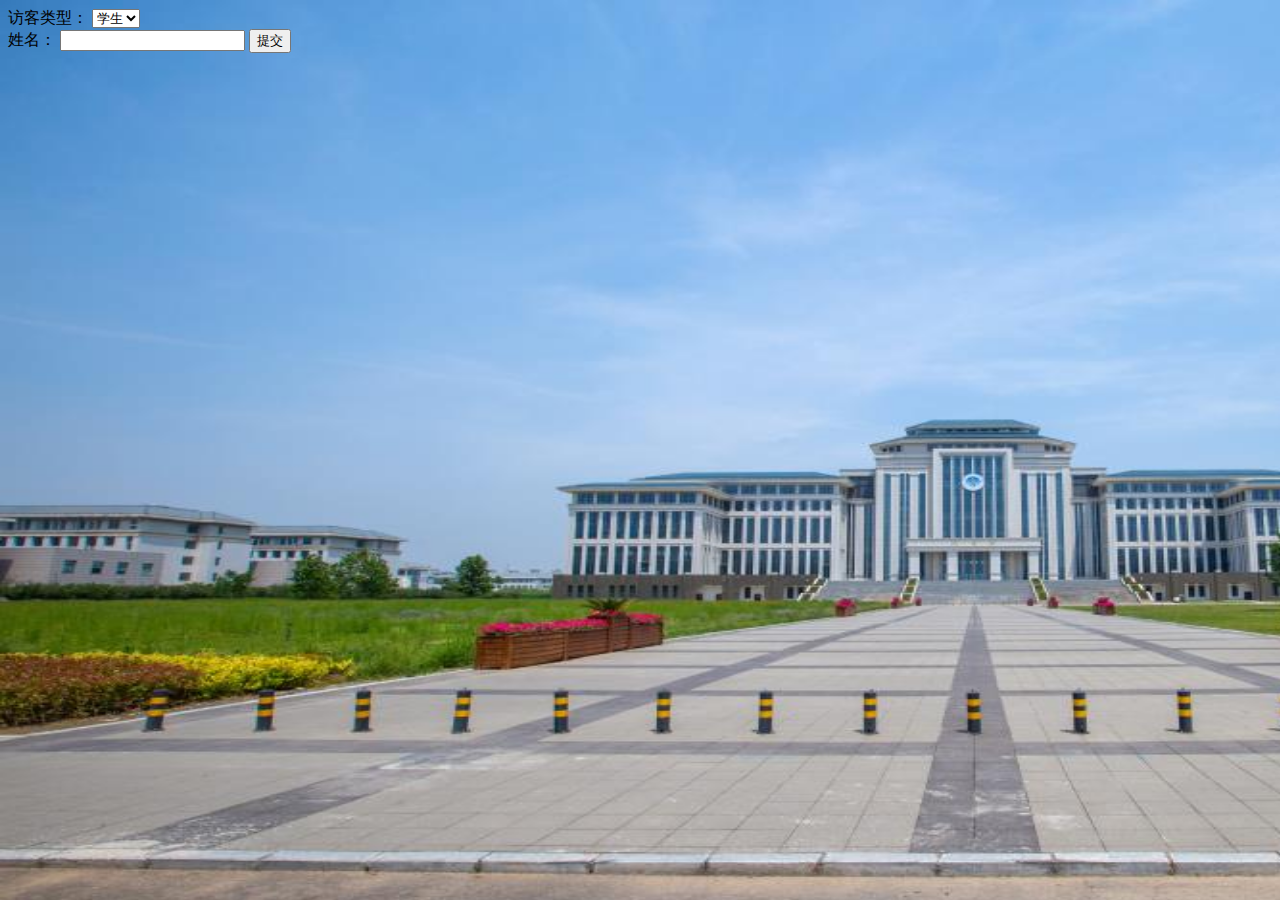
<file: index.html>
<!DOCTYPE html>
<html lang="en">
<head>
    <meta charset="UTF-8">
    <title>访客信息确认</title>
     <link rel="stylesheet" type="text/css" href="css/index.css">
</head>
<body background="images/view/1.jpg">
<form>
    访客类型：
    <select>
        <option value="">学生</option>
        <option value="">教师</option>
        <option value="">游客</option>
    </select>
</form>
<form action="first.html">
    姓名：
    <input type="text" value="" name="myName">
    <input type="submit" value="提交" name="submitBtn">
</form>
</body>
</html>
</file>
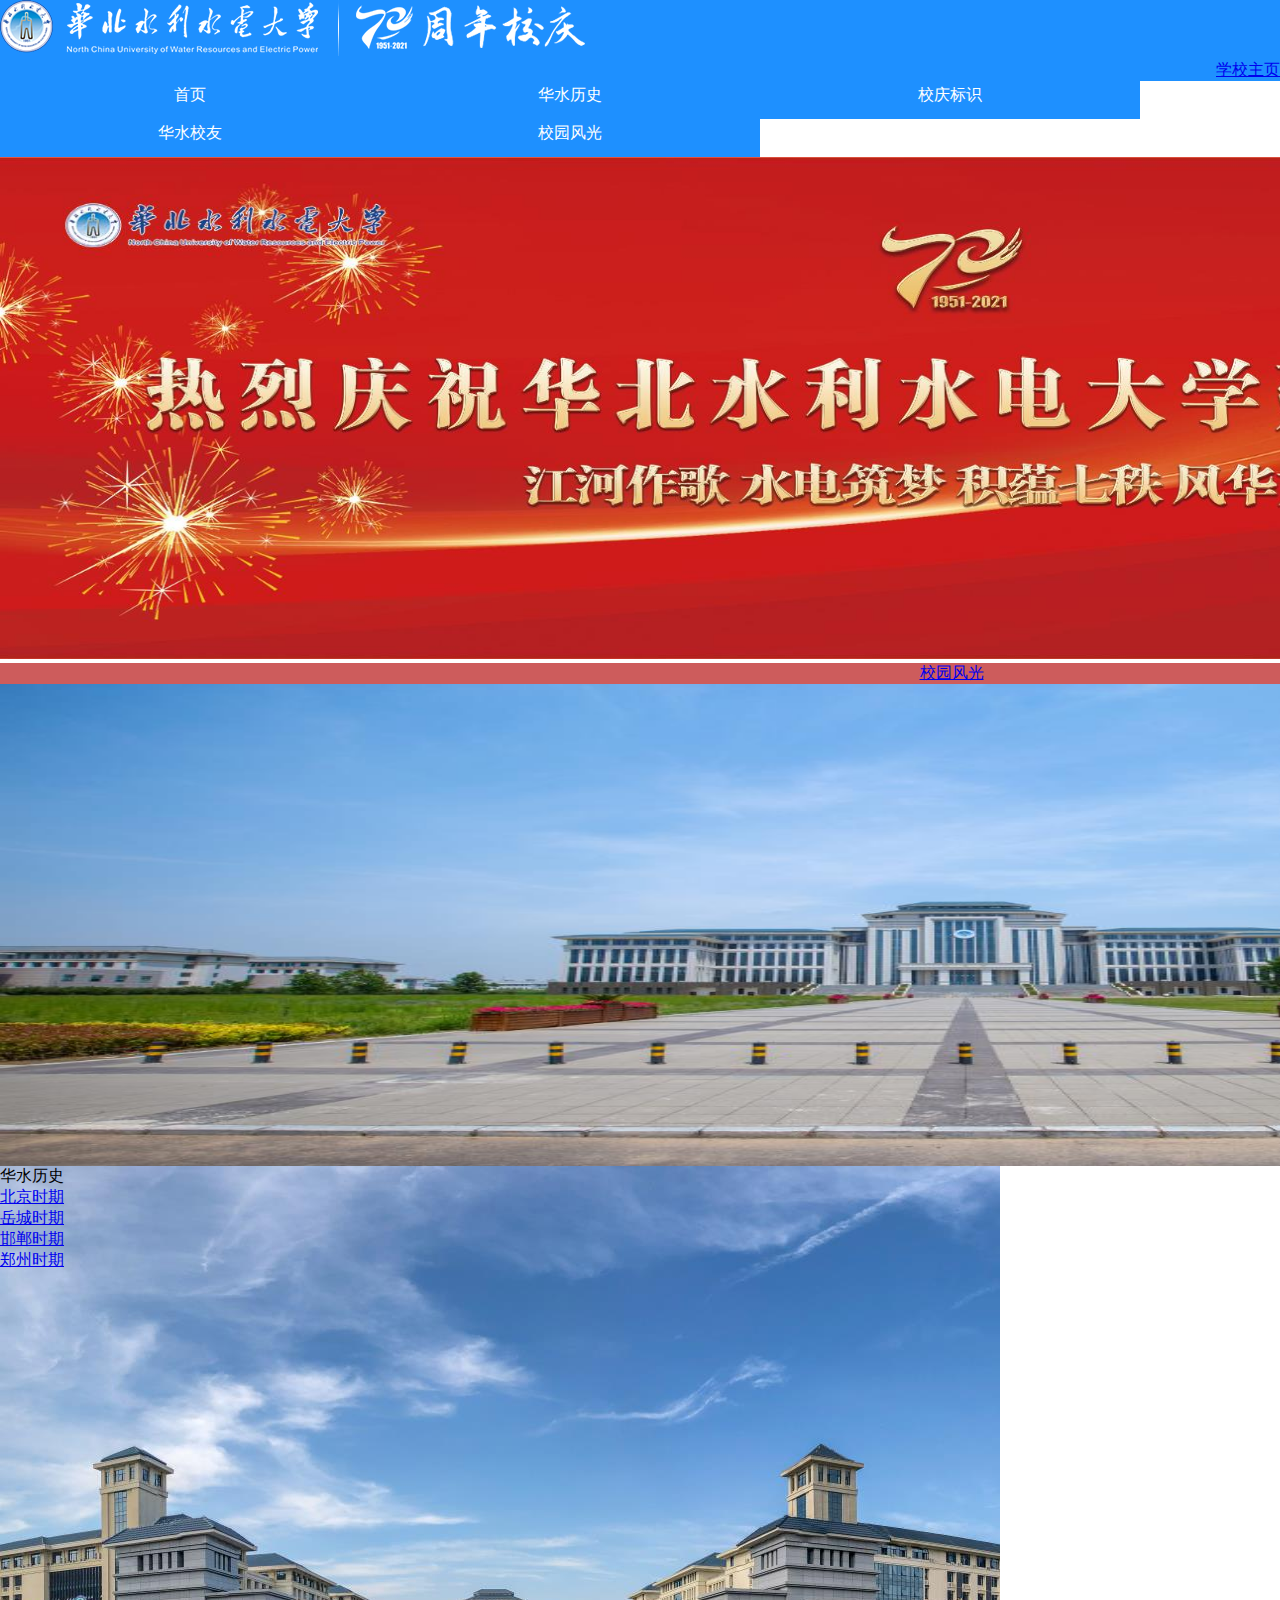
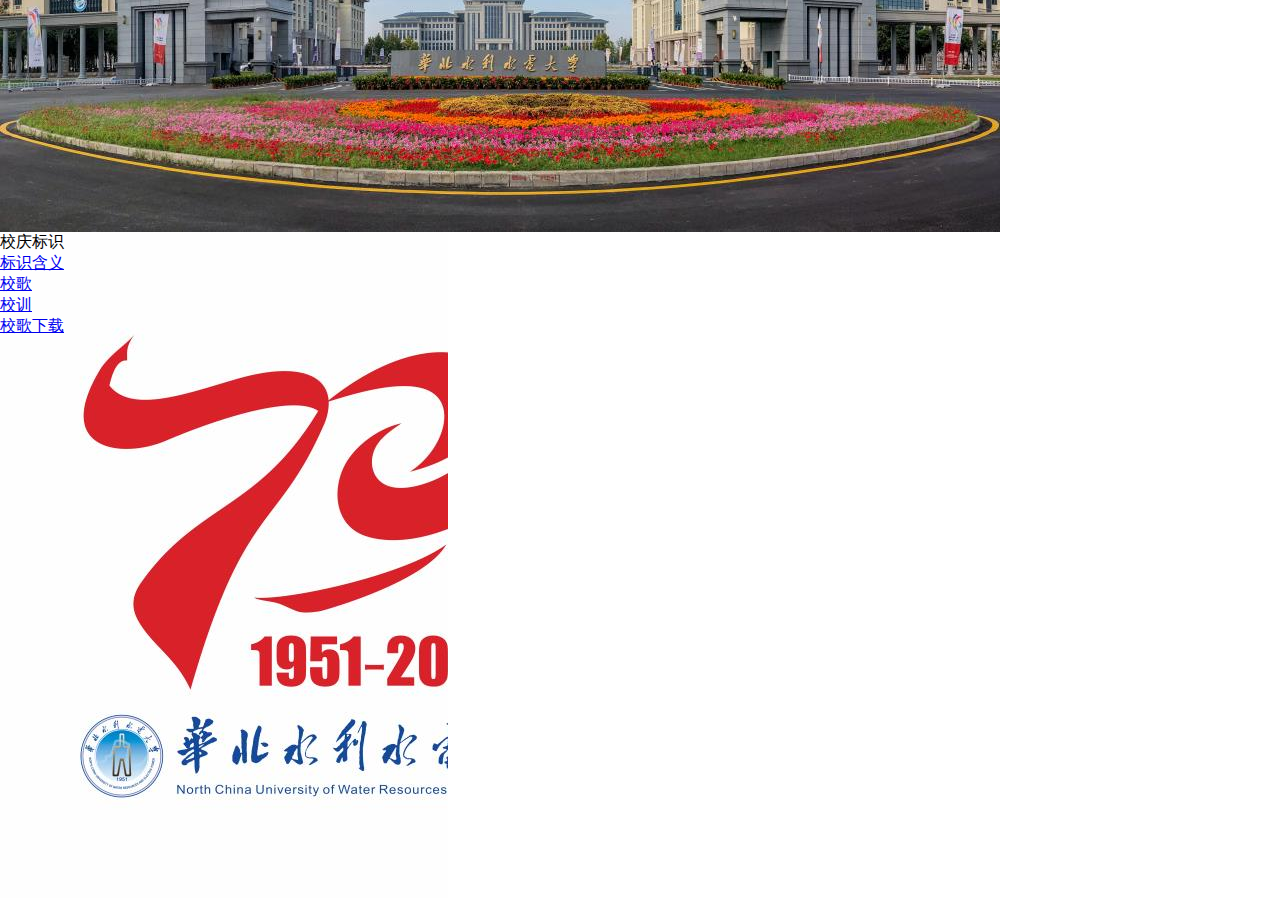
<file: first.html>
<!DOCTYPE html>
<html lang="en">
<head>
    <meta charset="UTF-8">
    <title>华北水利水电大学70年校庆</title>
    <link rel="stylesheet" type="text/css" href="css/first.css">
    <script src="js/first.js" type="text/javascript"></script>
</head>
<body>
<div class="head">
    <div class="logo">
    <a href="first.html"> <img src="images/first/1.png" alt=""> </a>
</div >
    <div class="head_link">
        <a href="https://www.ncwu.edu.cn/">学校主页</a>
    </div>
    <div class="nav">
        <ul>
<li><a href="first.html">首页</a></li>
<li><a href="history.html">华水历史</a></li>
<li><a href="logomean.html">校庆标识</a></li>
<li><a href="schoolfellow.html">华水校友</a></li>
<li><a href="view.html">校园风光</a></li>
        </ul>
    </div>
</div>
<img src="images/first/1.jpg" alt="" width="1903" height="502">
<div id="main" style="background: indianred">
    <ul>
        <li><a href="view.html" style="display: block;text-align: center">校园风光</a></li>
    </ul>
<img class="pic" style="display:block;" src="images/view/1.jpg" alt="">
<img class="pic" src="images/view/2.jpg" alt="">
<img class="pic" src="images/view/3.jpg" alt="">
<img class="pic" src="images/view/4.jpg" alt="">
</div>
<div class="main3" style="background: url(images/history/9.jpg);width: 1000px;height: 666px;float: left;display: inline">
    <ul>
        <li><p>华水历史</p></li>
        <li><a href="history.html">北京时期</a></li>
        <li><a href="history.html">岳城时期</a></li>
        <li><a href="history.html">邯郸时期</a></li>
        <li><a href="history.html">郑州时期</a></li>
    </ul>
</div>
<div class="main2" style="background: url(images/logomean/1.jpg);width: 35%;height: 666px;float: left;display: inline">
    <ul>
    <li><p>校庆标识</p></li>
        <li><a href="logomean.html">标识含义</a></li>
        <li><a href="logomean.html">校歌</a></li>
        <li><a href="logomean.html">校训</a></li>
        <li><a href="logomean.html">校歌下载</a></li>
    </ul>
</div>
</body>
</html>
</file>
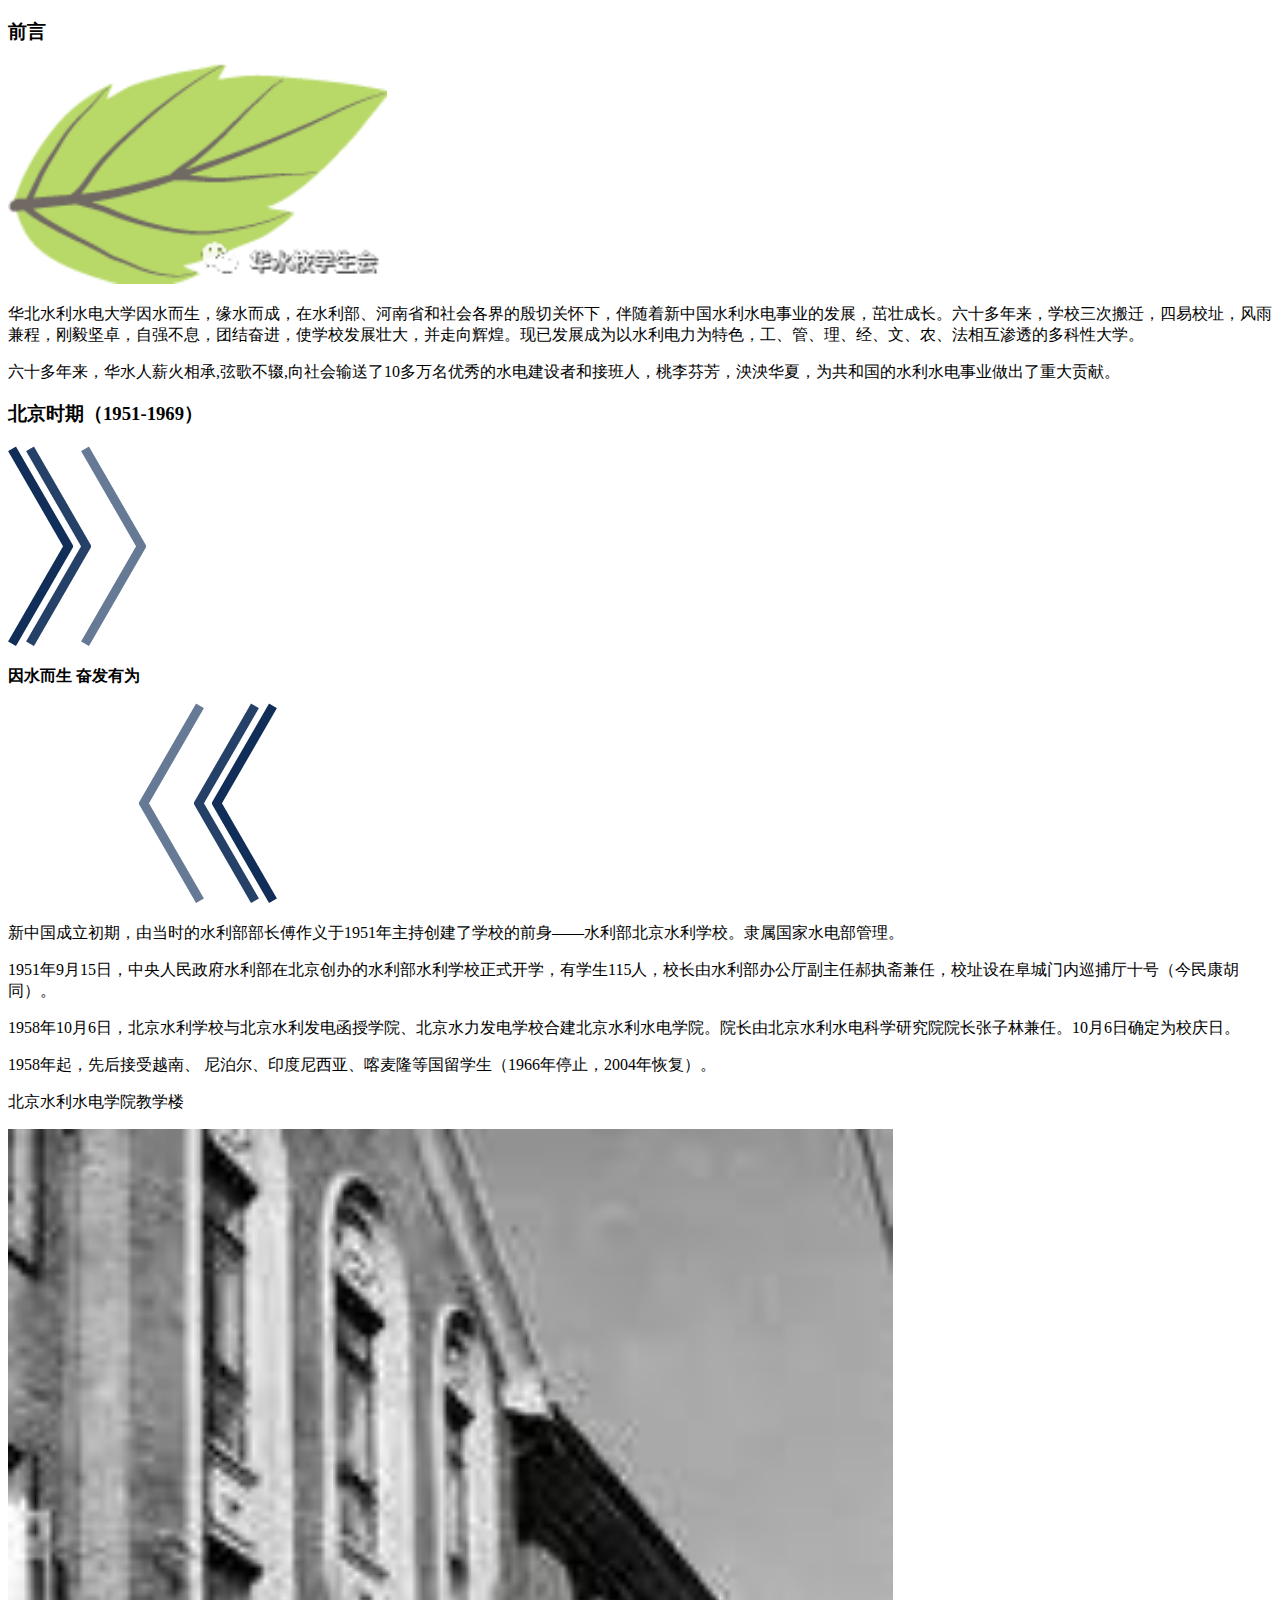
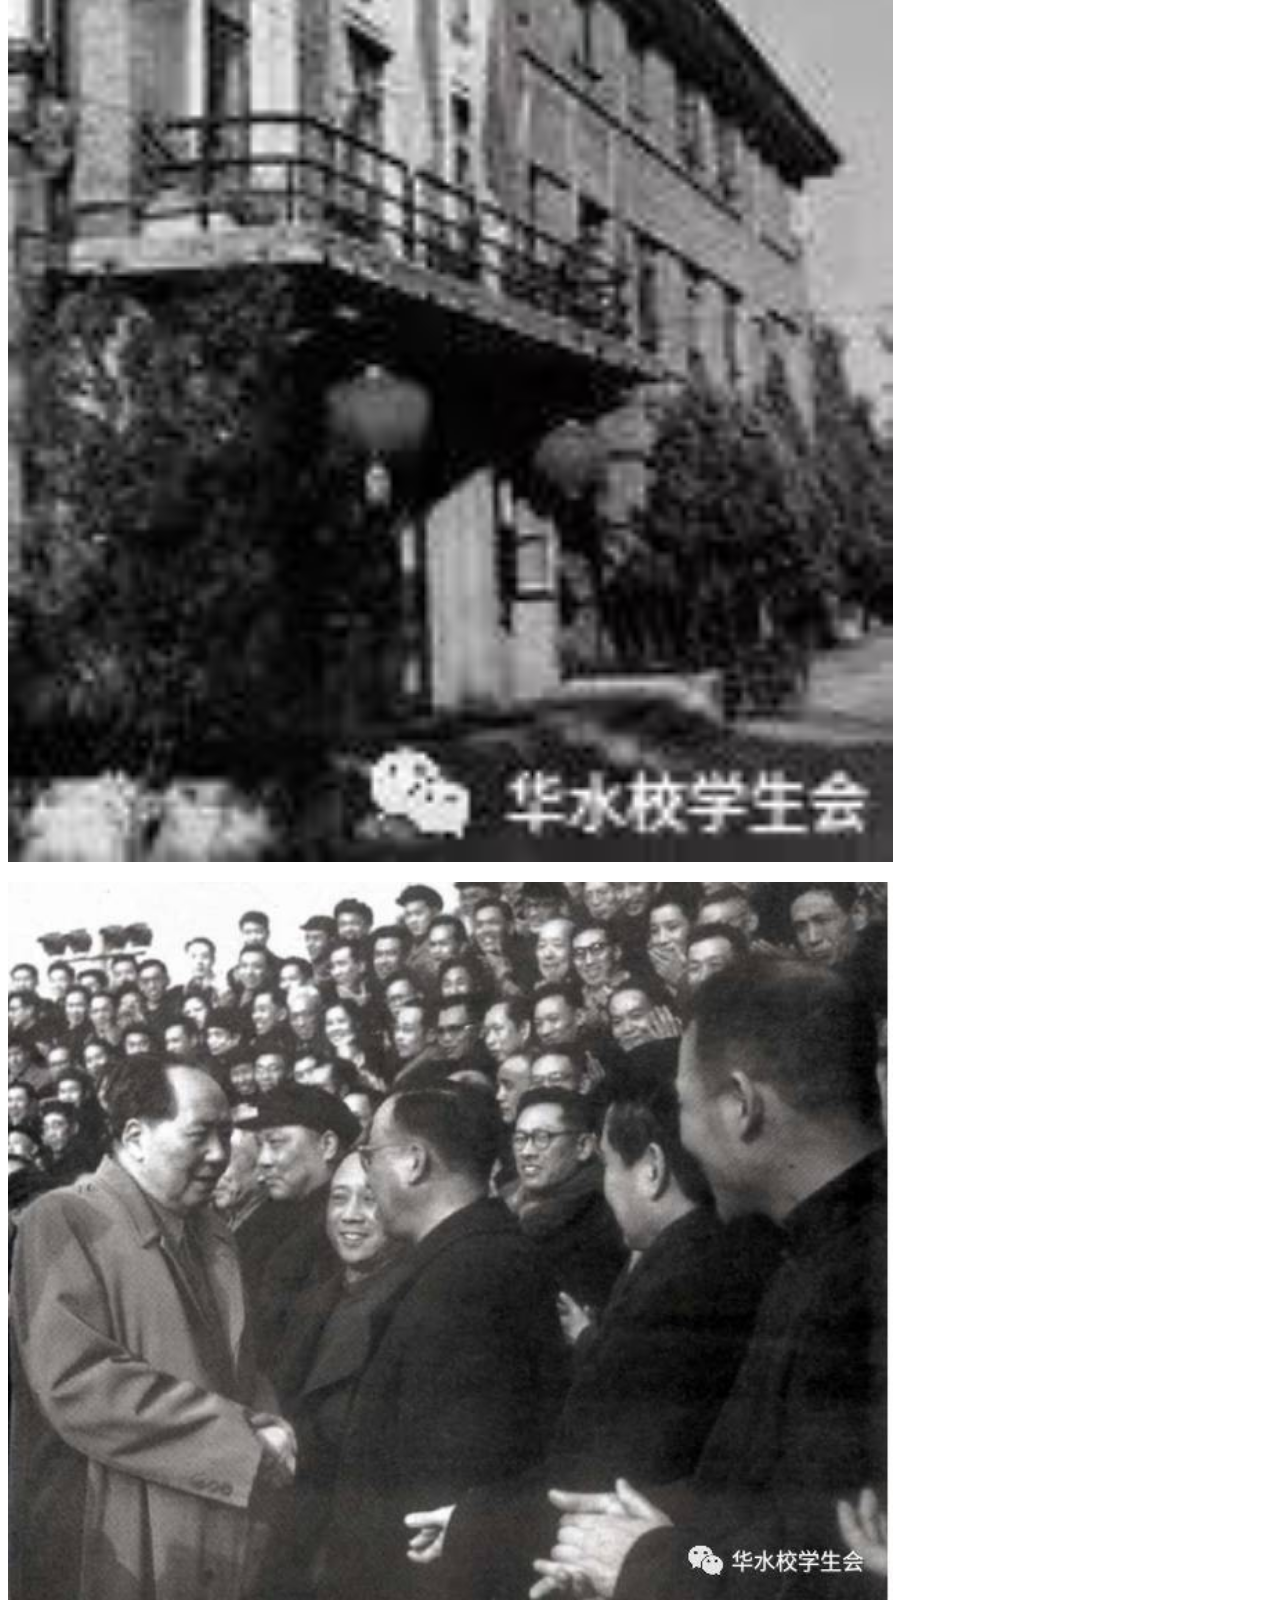
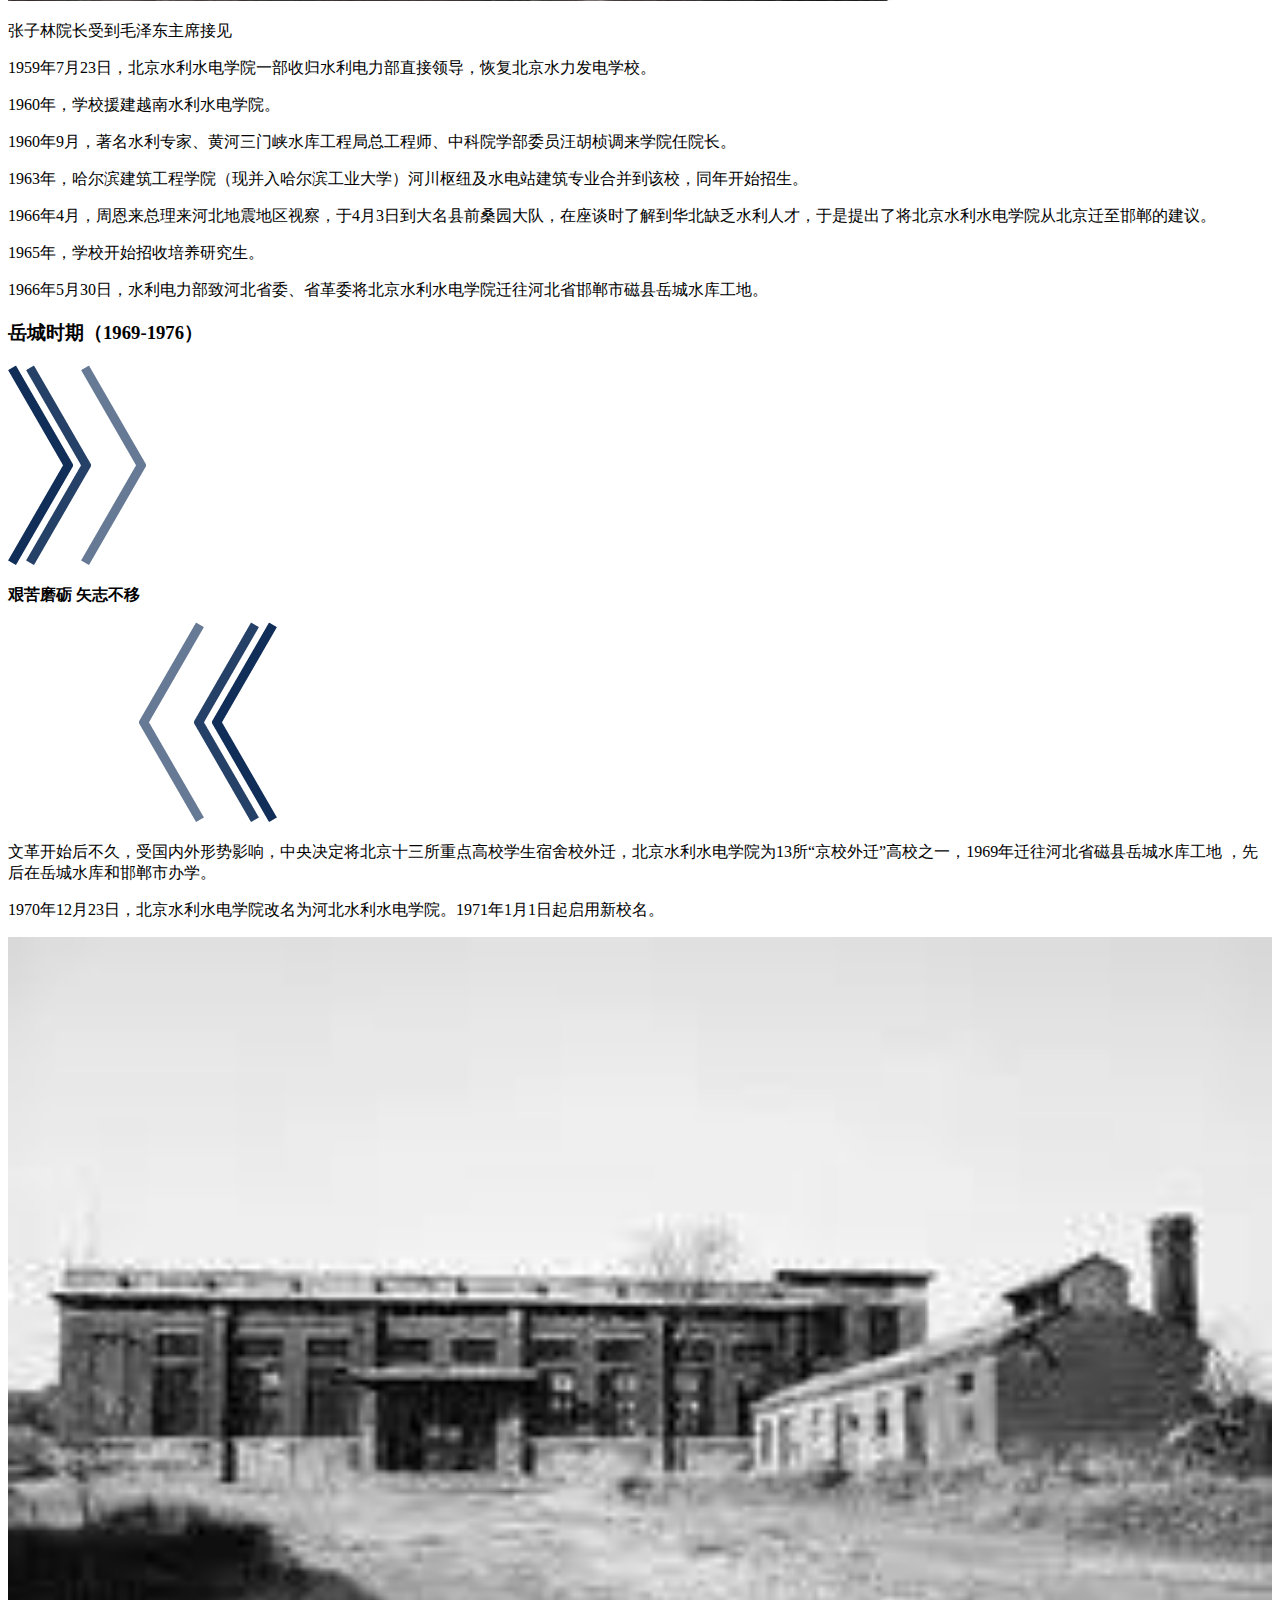
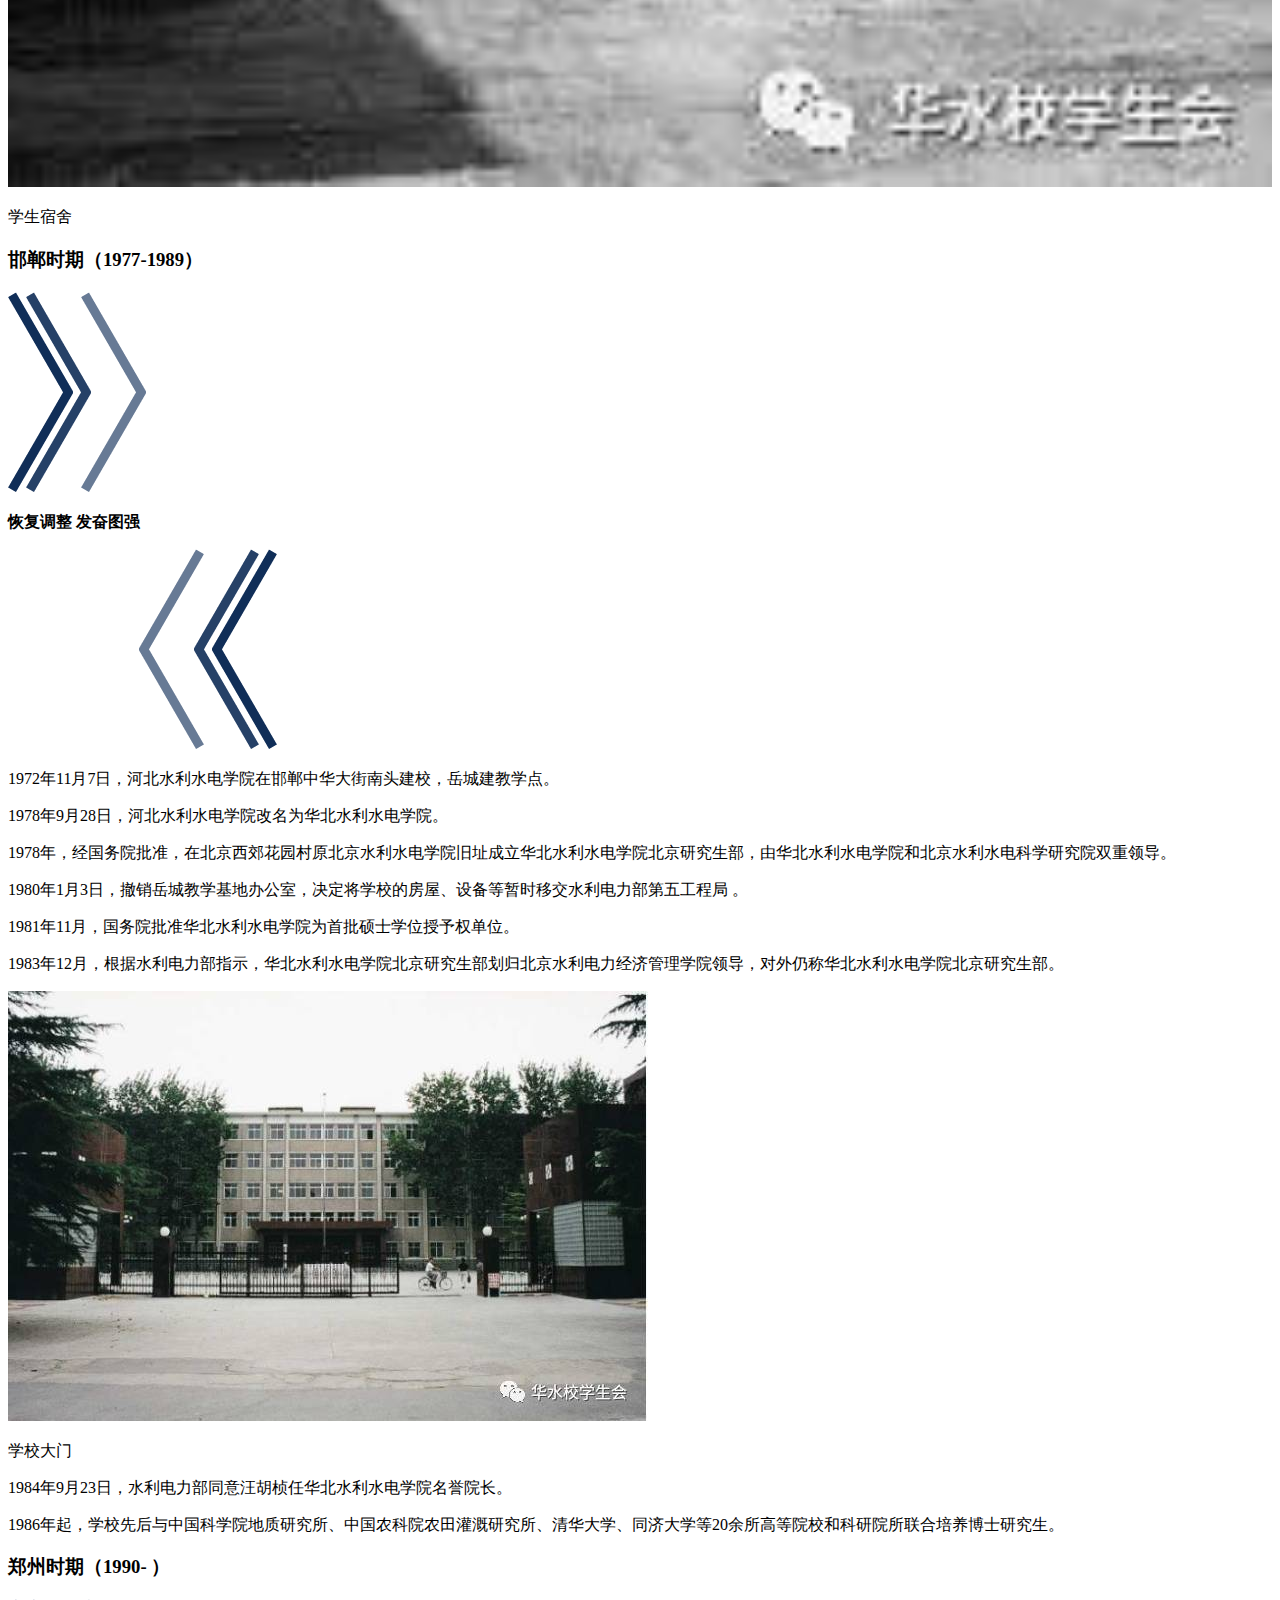
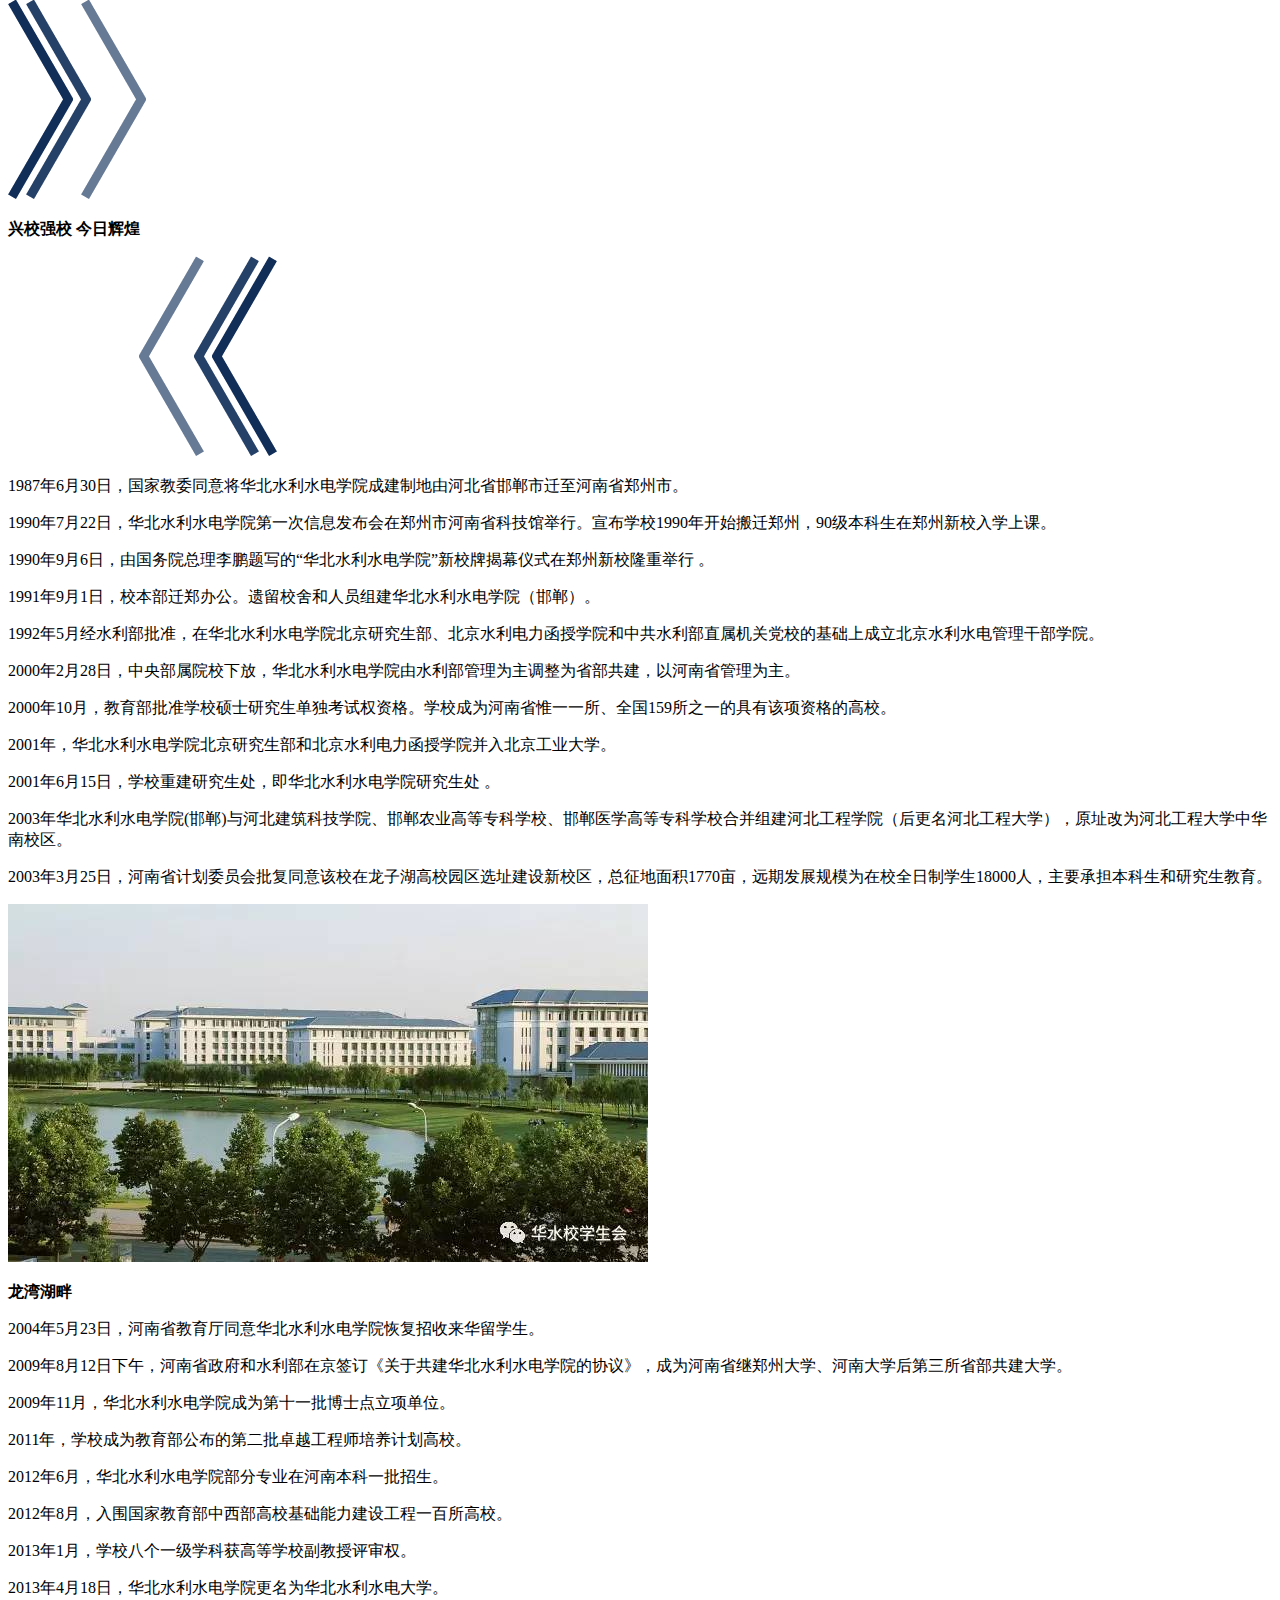
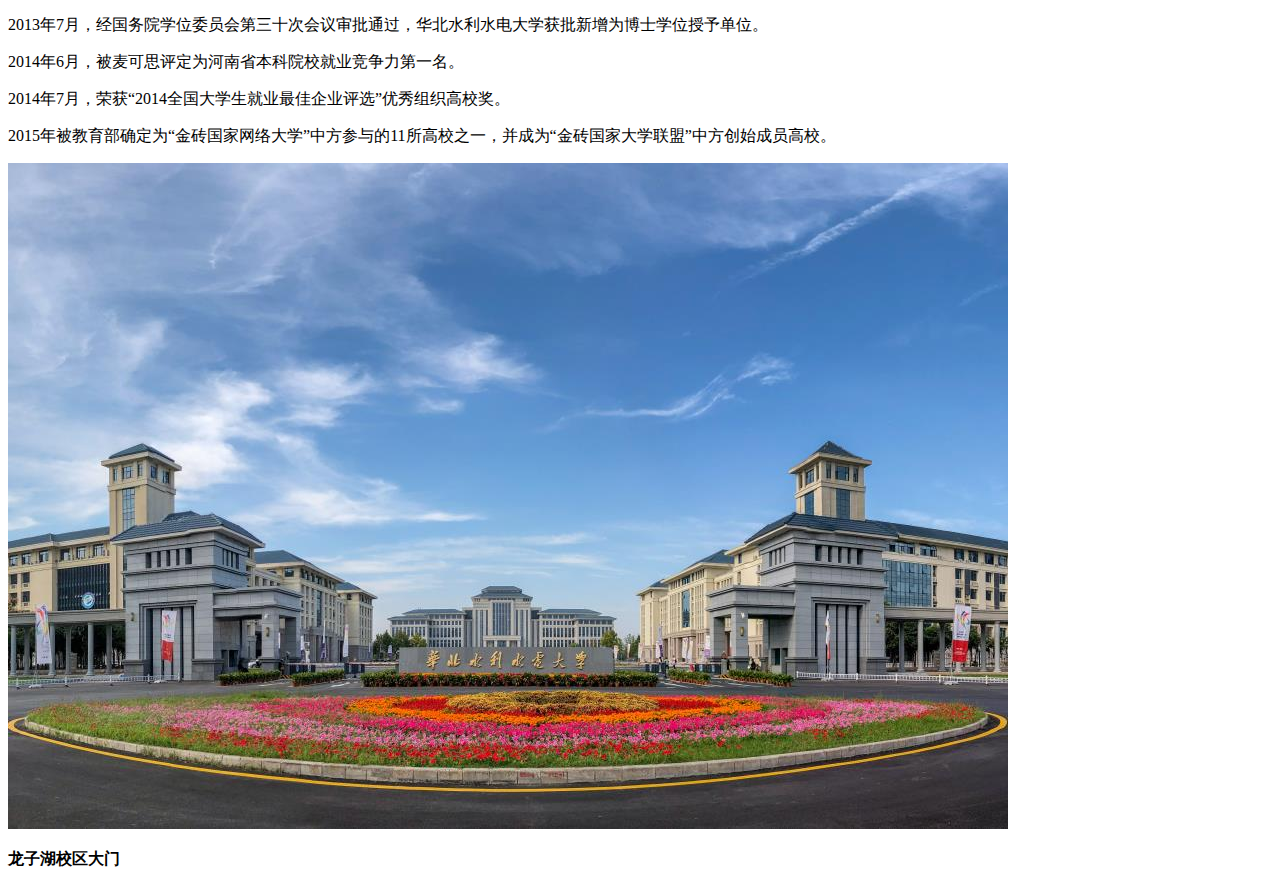
<file: history.html>
<!DOCTYPE html>
<html lang="en">
<head>
    <meta charset="UTF-8">
    <title>华水历史</title>
</head>
<body>
<h3>前言</h3>
<p><img width="30%" src="images/history/1.png" alt=""/></p>
<p>华北水利水电大学因水而生，缘水而成，在水利部、河南省和社会各界的殷切关怀下，伴随着新中国水利水电事业的发展，茁壮成长。六十多年来，学校三次搬迁，四易校址，风雨兼程，刚毅坚卓，自强不息，团结奋进，使学校发展壮大，并走向辉煌。现已发展成为以水利电力为特色，工、管、理、经、文、农、法相互渗透的多科性大学。</p>
<p>六十多年来，华水人薪火相承,弦歌不辍,向社会输送了10多万名优秀的水电建设者和接班人，桃李芬芳，泱泱华夏，为共和国的水利水电事业做出了重大贡献。</p>
<h3>北京时期（1951-1969）</h3>
<p><img src="images/history/2.gif" alt="" /></p>
<p><span><strong>因水而生 奋发有为</strong></span></p>
<p><img src="images/history/3.gif" alt="" /></p>
<p><span>新中国成立初期，由当时的水利部部长傅作义于1951年主持创建了学校的前身——水利部北京水利学校。隶属国家水电部管理。</span></p>
<p>1951年9月15日，中央人民政府水利部在北京创办的水利部水利学校正式开学，有学生115人，校长由水利部办公厅副主任郝执斋兼任，校址设在阜城门内巡捕厅十号（今民康胡同）。</p>
<p>1958年10月6日，北京水利学校与北京水利发电函授学院、北京水力发电学校合建北京水利水电学院。院长由北京水利水电科学研究院院长张子林兼任。10月6日确定为校庆日。</p>
<p>1958年起，先后接受越南、 尼泊尔、印度尼西亚、喀麦隆等国留学生（1966年停止，2004年恢复）。</p>
<p><span>北京水利水电学院教学楼</span></p>
<p><img width="70%" src="images/history/4.jpeg" alt=""/></p>
<p><img width="70%" src="images/history/5.jpeg" alt=""/></p>
<p><span>张子林院长受到毛泽东主席接见</span></p>
<p><span>1959年7月23日，北京水利水电学院一部收归水利电力部直接领导，恢复北京水力发电学校。</span></p>
<p>1960年，学校援建越南水利水电学院。</p>
<p>1960年9月，著名水利专家、黄河三门峡水库工程局总工程师、中科院学部委员汪胡桢调来学院任院长。</p>
<p>1963年，哈尔滨建筑工程学院（现并入哈尔滨工业大学）河川枢纽及水电站建筑专业合并到该校，同年开始招生。</p>
<p>1966年4月，周恩来总理来河北地震地区视察，于4月3日到大名县前桑园大队，在座谈时了解到华北缺乏水利人才，于是提出了将北京水利水电学院从北京迁至邯郸的建议。</p>
<p>1965年，学校开始招收培养研究生。</p>
<p>1966年5月30日，水利电力部致河北省委、省革委将北京水利水电学院迁往河北省邯郸市磁县岳城水库工地。</p>
<h3>岳城时期（1969-1976）</h3>
<p><img src="images/history/2.gif" alt=""/></p>
<p><strong>艰苦磨砺 矢志不移</strong></p>
<p><img src="images/history/3.gif" alt=""/></p>
<p><span>文革开始后不久，受国内外形势影响，中央决定将北京十三所重点高校</span><span>学生宿舍</span><span>校外迁，北京水利水电学院为13所“京校外迁”高校之一，1969年迁往河北省磁县岳城水库工地 ，先后在岳城水库和邯郸市办学。</span></p>
<p>1970年12月23日，北京水利水电学院改名为河北水利水电学院。1971年1月1日起启用新校名。</p>
<p><img width="100%" src="images/history/6.jpeg" alt="" /></p>
<p>学生宿舍</p>
<h3>邯郸时期（1977-1989）</h3>
<p><img src="images/history/2.gif" alt=""/></p>
<p><strong>恢复调整 发奋图强</strong></p>
<p><img src="images/history/3.gif" alt=""/></p>
<p>1972年11月7日，河北水利水电学院在邯郸中华大街南头建校，岳城建教学点。</p>
<p>1978年9月28日，河北水利水电学院改名为华北水利水电学院。</p>
<p>1978年，经国务院批准，在北京西郊花园村原北京水利水电学院旧址成立华北水利水电学院北京研究生部，由华北水利水电学院和北京水利水电科学研究院双重领导。</p>
<p>1980年1月3日，撤销岳城教学基地办公室，决定将学校的房屋、设备等暂时移交水利电力部第五工程局 。</p>
<p>1981年11月，国务院批准华北水利水电学院为首批硕士学位授予权单位。</p>
<p>1983年12月，根据水利电力部指示，华北水利水电学院北京研究生部划归北京水利电力经济管理学院领导，对外仍称华北水利水电学院北京研究生部。</p>
<p><img src="images/history/7.jpeg" alt="" /></p>
<p>学校大门</p>
<p><span>1984年9月23日，水利电力部同意汪胡桢任华北水利水电学院名誉院长。</span></p>
<p>1986年起，学校先后与中国科学院地质研究所、中国农科院农田灌溉研究所、清华大学、同济大学等20余所高等院校和科研院所联合培养博士研究生。</p>
<h3><span>郑州时期（1990- </span>）</h3>
<p><img src="images/history/2.gif" alt=""/></p>
<p><strong>兴校强校 今日辉煌</strong></p>
<p><img src="images/history/3.gif" alt=""/></p>
<p>1987年6月30日，国家教委同意将华北水利水电学院成建制地由河北省邯郸市迁至河南省郑州市。</p>
<p>1990年7月22日，华北水利水电学院第一次信息发布会在郑州市河南省科技馆举行。宣布学校1990年开始搬迁郑州，90级本科生在郑州新校入学上课。</p>
<p>1990年9月6日，由国务院总理李鹏题写的“华北水利水电学院”新校牌揭幕仪式在郑州新校隆重举行 。</p>
<p>1991年9月1日，校本部迁郑办公。遗留校舍和人员组建华北水利水电学院（邯郸）。</p>
<p>1992年5月经水利部批准，在华北水利水电学院北京研究生部、北京水利电力函授学院和中共水利部直属机关党校的基础上成立北京水利水电管理干部学院。</p>
<p>2000年2月28日，中央部属院校下放，华北水利水电学院由水利部管理为主调整为省部共建，以河南省管理为主。</p>
<p>2000年10月，教育部批准学校硕士研究生单独考试权资格。学校成为河南省惟一一所、全国159所之一的具有该项资格的高校。</p>
<p>2001年，华北水利水电学院北京研究生部和北京水利电力函授学院并入北京工业大学。</p>
<p>2001年6月15日，学校重建研究生处，即华北水利水电学院研究生处 。</p>
<p>2003年华北水利水电学院(邯郸)与河北建筑科技学院、邯郸农业高等专科学校、邯郸医学高等专科学校合并组建河北工程学院（后更名河北工程大学），原址改为河北工程大学中华南校区。</p>
<p>2003年3月25日，河南省计划委员会批复同意该校在龙子湖高校园区选<span>址建设新校区，总征地面积1770亩，远期发展规模为在校全日制学生18000人，主要承担本科生和研究生教育。</span></p>
<p><img src="images/history/8.jpeg" alt=""/></p>
<p><strong><span>龙湾湖畔</span></strong></p>
<p><span>2004年5月23日，河南省教育厅同意华北水利水电学院恢复招收来华留学生。</span></p>
<p>2009年8月12日下午，河南省政府和水利部在京签订《关于共建华北水利水电学院的协议》，成为河南省继郑州大学、河南大学后第三所省部共建大学。</p>
<p><span>2009年11月，华北水利水电学院成为第十一批博士点立项单位。</span></p>
<p>2011年，学校成为教育部公布的第二批卓越工程师培养计划高校。</p>
<p>2012年6月，华北水利水电学院部分专业在河南本科一批招生。</p>
<p>2012年8月，入围国家教育部中西部高校基础能力建设工程一百所高校。</p>
<p>2013年1月，学校八个一级学科获高等学校副教授评审权。</p>
<p>2013年4月18日，华北水利水电学院更名为华北水利水电大学。</p>
<p>2013年7月，经国务院学位委员会第三十次会议审批通过，华北水利水电大学获批新增为博士学位授予单位。</p>
<p>2014年6月，被麦可思评定为河南省本科院校就业竞争力第一名。</p>
<p>2014年7月，荣获“2014全国大学生就业最佳企业评选”优秀组织高校奖。</p>
<p>2015年被教育部确定为“金砖国家网络大学”中方参与的11所高校之一，并成为“金砖国家大学联盟”中方创始成员高校。</p>
<p><img src="images/history/9.jpg" alt=""></p>
<p><strong><span>龙子湖校区大门</span></strong></p>
</body>
</html>
</file>
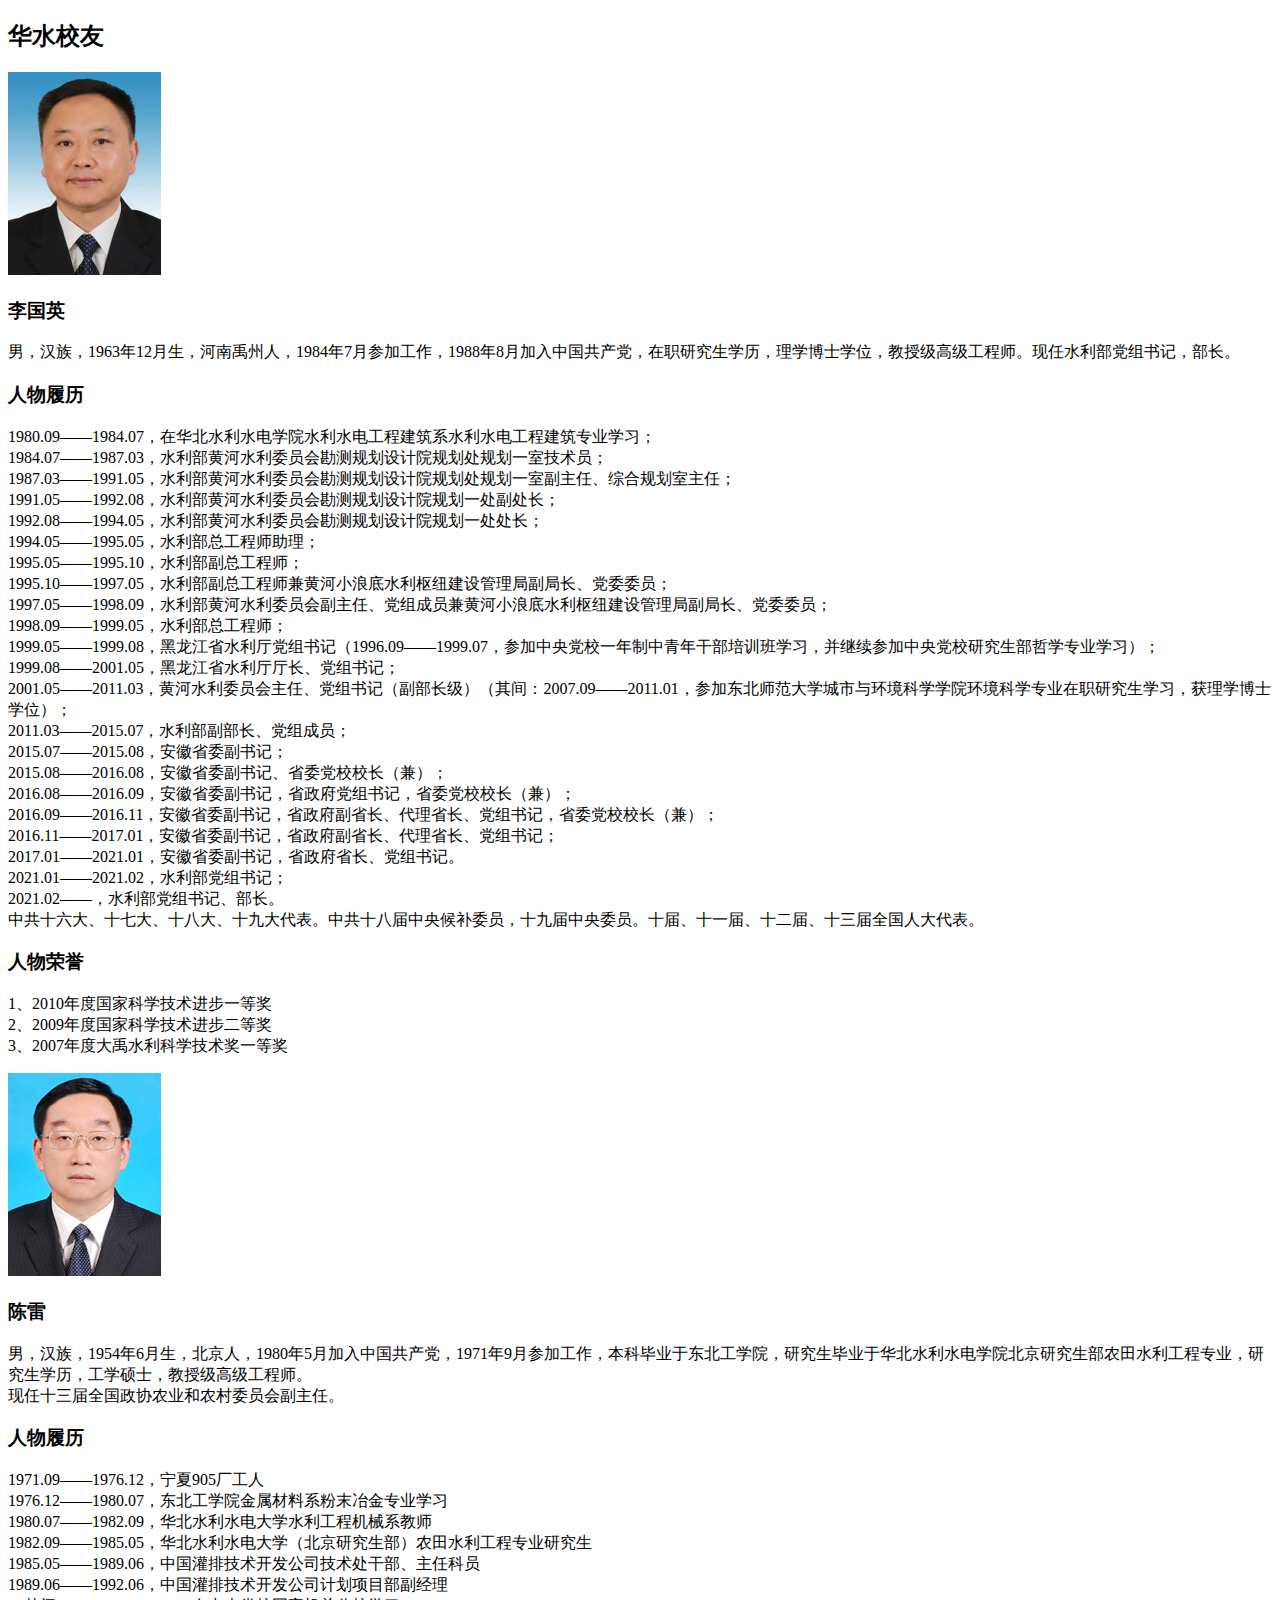
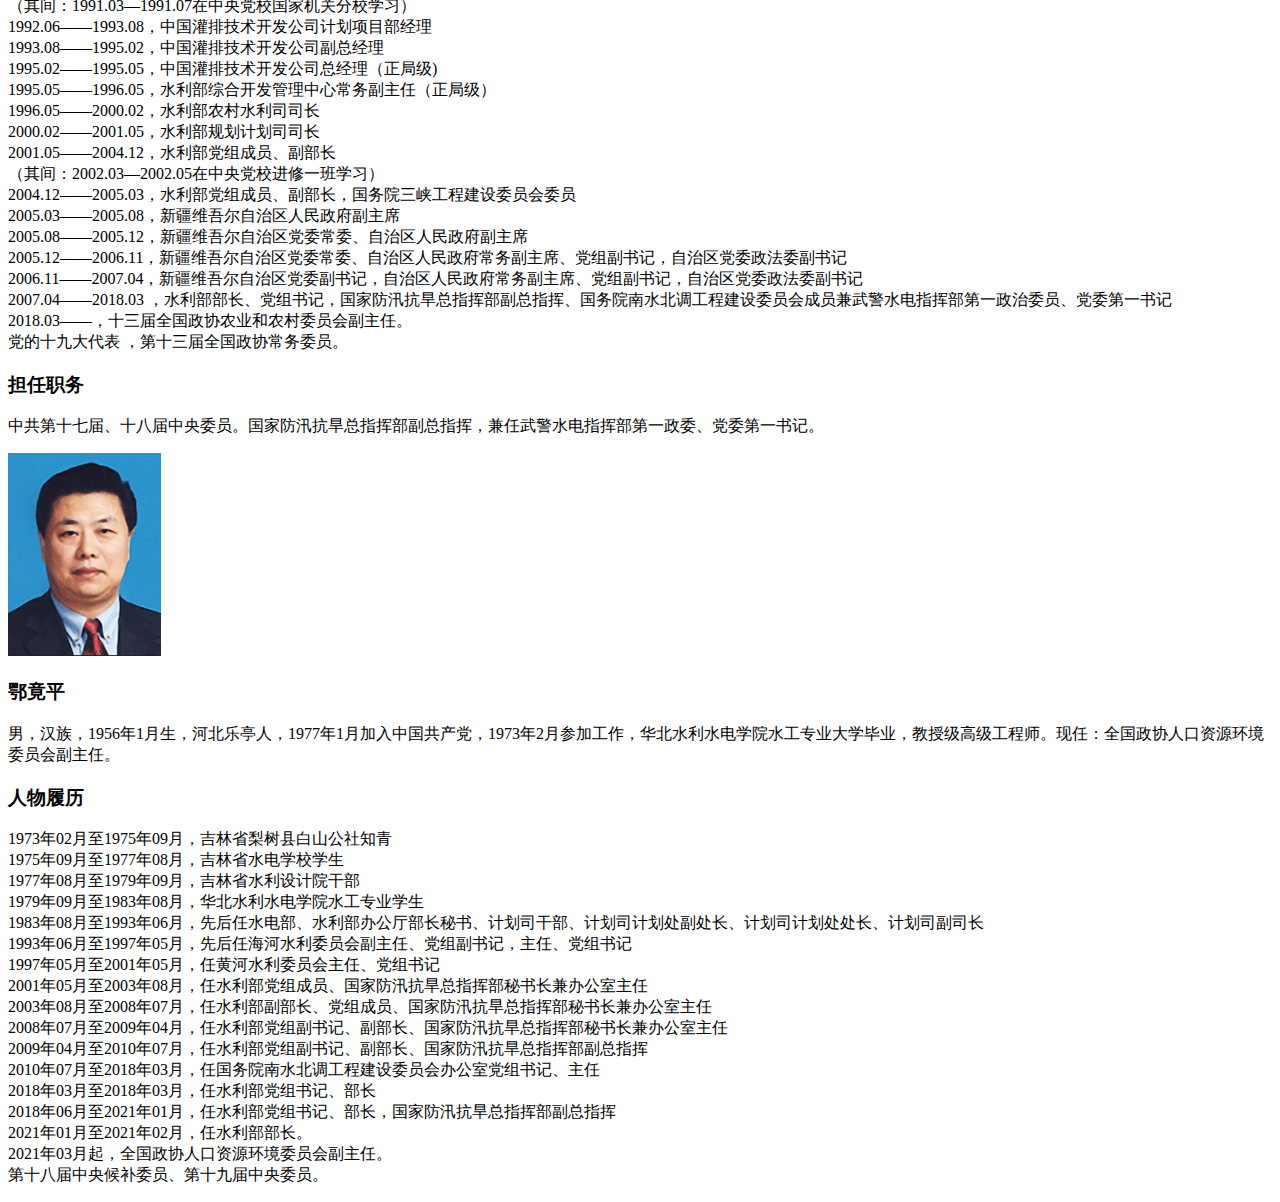
<file: schoolfellow.html>
<!DOCTYPE html>
<html lang="en">
<head>
    <meta charset="UTF-8">
    <title>华水校友</title>
</head>
<body>
<h2>华水校友</h2>
<img src="images/schoolfellow/1.jpg" alt="" height="203" width="153">
<h3>李国英</h3>
<P>男，汉族，1963年12月生，河南禹州人，1984年7月参加工作，1988年8月加入中国共产党，在职研究生学历，理学博士学位，教授级高级工程师。现任水利部党组书记，部长。</P>
<h3>人物履历</h3>
<p>1980.09——1984.07，在华北水利水电学院水利水电工程建筑系水利水电工程建筑专业学习；<br/>
    1984.07——1987.03，水利部黄河水利委员会勘测规划设计院规划处规划一室技术员；<br/>
1987.03——1991.05，水利部黄河水利委员会勘测规划设计院规划处规划一室副主任、综合规划室主任；<br/>
1991.05——1992.08，水利部黄河水利委员会勘测规划设计院规划一处副处长；<br/>
1992.08——1994.05，水利部黄河水利委员会勘测规划设计院规划一处处长；<br/>
1994.05——1995.05，水利部总工程师助理；<br/>
1995.05——1995.10，水利部副总工程师；<br/>
1995.10——1997.05，水利部副总工程师兼黄河小浪底水利枢纽建设管理局副局长、党委委员；<br/>
1997.05——1998.09，水利部黄河水利委员会副主任、党组成员兼黄河小浪底水利枢纽建设管理局副局长、党委委员；<br/>
1998.09——1999.05，水利部总工程师；<br/>
1999.05——1999.08，黑龙江省水利厅党组书记（1996.09——1999.07，参加中央党校一年制中青年干部培训班学习，并继续参加中央党校研究生部哲学专业学习）；<br/>
1999.08——2001.05，黑龙江省水利厅厅长、党组书记；<br/>
2001.05——2011.03，黄河水利委员会主任、党组书记（副部长级）（其间：2007.09——2011.01，参加东北师范大学城市与环境科学学院环境科学专业在职研究生学习，获理学博士学位）；<br/>
2011.03——2015.07，水利部副部长、党组成员；<br/>
2015.07——2015.08，安徽省委副书记；<br/>
2015.08——2016.08，安徽省委副书记、省委党校校长（兼）；<br/>
2016.08——2016.09，安徽省委副书记，省政府党组书记，省委党校校长（兼）；<br/>
2016.09——2016.11，安徽省委副书记，省政府副省长、代理省长、党组书记，省委党校校长（兼）；<br/>
2016.11——2017.01，安徽省委副书记，省政府副省长、代理省长、党组书记；<br/>
2017.01——2021.01，安徽省委副书记，省政府省长、党组书记。<br/>
2021.01——2021.02，水利部党组书记；<br/>
2021.02——，水利部党组书记、部长。<br/>
中共十六大、十七大、十八大、十九大代表。中共十八届中央候补委员，十九届中央委员。十届、十一届、十二届、十三届全国人大代表。</p>
<h3>人物荣誉</h3>
<p>1、2010年度国家科学技术进步一等奖<br/>
2、2009年度国家科学技术进步二等奖<br/>
3、2007年度大禹水利科学技术奖一等奖</p>
<img src="images/schoolfellow/2.jpg" alt="" height="203" width="153">
<h3>陈雷</h3>
<p>男，汉族，1954年6月生，北京人，1980年5月加入中国共产党，1971年9月参加工作，本科毕业于东北工学院，研究生毕业于华北水利水电学院北京研究生部农田水利工程专业，研究生学历，工学硕士，教授级高级工程师。<br/>
现任十三届全国政协农业和农村委员会副主任。</p>
<h3>人物履历</h3>
<p>1971.09——1976.12，宁夏905厂工人<br/>
1976.12——1980.07，东北工学院金属材料系粉末冶金专业学习<br/>
1980.07——1982.09，华北水利水电大学水利工程机械系教师<br/>
1982.09——1985.05，华北水利水电大学（北京研究生部）农田水利工程专业研究生<br/>
1985.05——1989.06，中国灌排技术开发公司技术处干部、主任科员<br/>
1989.06——1992.06，中国灌排技术开发公司计划项目部副经理<br/>
（其间：1991.03—1991.07在中央党校国家机关分校学习）<br/>
1992.06——1993.08，中国灌排技术开发公司计划项目部经理<br/>
1993.08——1995.02，中国灌排技术开发公司副总经理<br/>
1995.02——1995.05，中国灌排技术开发公司总经理（正局级)<br/>
1995.05——1996.05，水利部综合开发管理中心常务副主任（正局级）<br/>
1996.05——2000.02，水利部农村水利司司长<br/>
2000.02——2001.05，水利部规划计划司司长<br/>
2001.05——2004.12，水利部党组成员、副部长<br/>
（其间：2002.03—2002.05在中央党校进修一班学习）<br/>
2004.12——2005.03，水利部党组成员、副部长，国务院三峡工程建设委员会委员<br/>
2005.03——2005.08，新疆维吾尔自治区人民政府副主席<br/>
2005.08——2005.12，新疆维吾尔自治区党委常委、自治区人民政府副主席<br/>
2005.12——2006.11，新疆维吾尔自治区党委常委、自治区人民政府常务副主席、党组副书记，自治区党委政法委副书记<br/>
2006.11——2007.04，新疆维吾尔自治区党委副书记，自治区人民政府常务副主席、党组副书记，自治区党委政法委副书记<br/>
2007.04——2018.03 ，水利部部长、党组书记，国家防汛抗旱总指挥部副总指挥、国务院南水北调工程建设委员会成员兼武警水电指挥部第一政治委员、党委第一书记<br/>
2018.03——，十三届全国政协农业和农村委员会副主任。<br/>
党的十九大代表 ，第十三届全国政协常务委员。</p>
<h3>担任职务</h3>
<p>中共第十七届、十八届中央委员。国家防汛抗旱总指挥部副总指挥，兼任武警水电指挥部第一政委、党委第一书记。</p>
<img src="images/schoolfellow/3.jpg" alt="" height="203" width="153">
<h3>鄂竟平</h3>
<p>男，汉族，1956年1月生，河北乐亭人，1977年1月加入中国共产党，1973年2月参加工作，华北水利水电学院水工专业大学毕业，教授级高级工程师。现任：全国政协人口资源环境委员会副主任。</p>
<h3>人物履历</h3>
<p>1973年02月至1975年09月，吉林省梨树县白山公社知青<br/>
1975年09月至1977年08月，吉林省水电学校学生<br/>
1977年08月至1979年09月，吉林省水利设计院干部<br/>
1979年09月至1983年08月，华北水利水电学院水工专业学生<br/>
1983年08月至1993年06月，先后任水电部、水利部办公厅部长秘书、计划司干部、计划司计划处副处长、计划司计划处处长、计划司副司长<br/>
1993年06月至1997年05月，先后任海河水利委员会副主任、党组副书记，主任、党组书记<br/>
1997年05月至2001年05月，任黄河水利委员会主任、党组书记<br/>
2001年05月至2003年08月，任水利部党组成员、国家防汛抗旱总指挥部秘书长兼办公室主任<br/>
2003年08月至2008年07月，任水利部副部长、党组成员、国家防汛抗旱总指挥部秘书长兼办公室主任<br/>
2008年07月至2009年04月，任水利部党组副书记、副部长、国家防汛抗旱总指挥部秘书长兼办公室主任<br/>
2009年04月至2010年07月，任水利部党组副书记、副部长、国家防汛抗旱总指挥部副总指挥<br/>
2010年07月至2018年03月，任国务院南水北调工程建设委员会办公室党组书记、主任<br/>
2018年03月至2018年03月，任水利部党组书记、部长<br/>
2018年06月至2021年01月，任水利部党组书记、部长，国家防汛抗旱总指挥部副总指挥<br/>
2021年01月至2021年02月，任水利部部长。<br/>
2021年03月起，全国政协人口资源环境委员会副主任。<br/>
第十八届中央候补委员、第十九届中央委员。<br/>
</p>
</body>
</html>
</file>
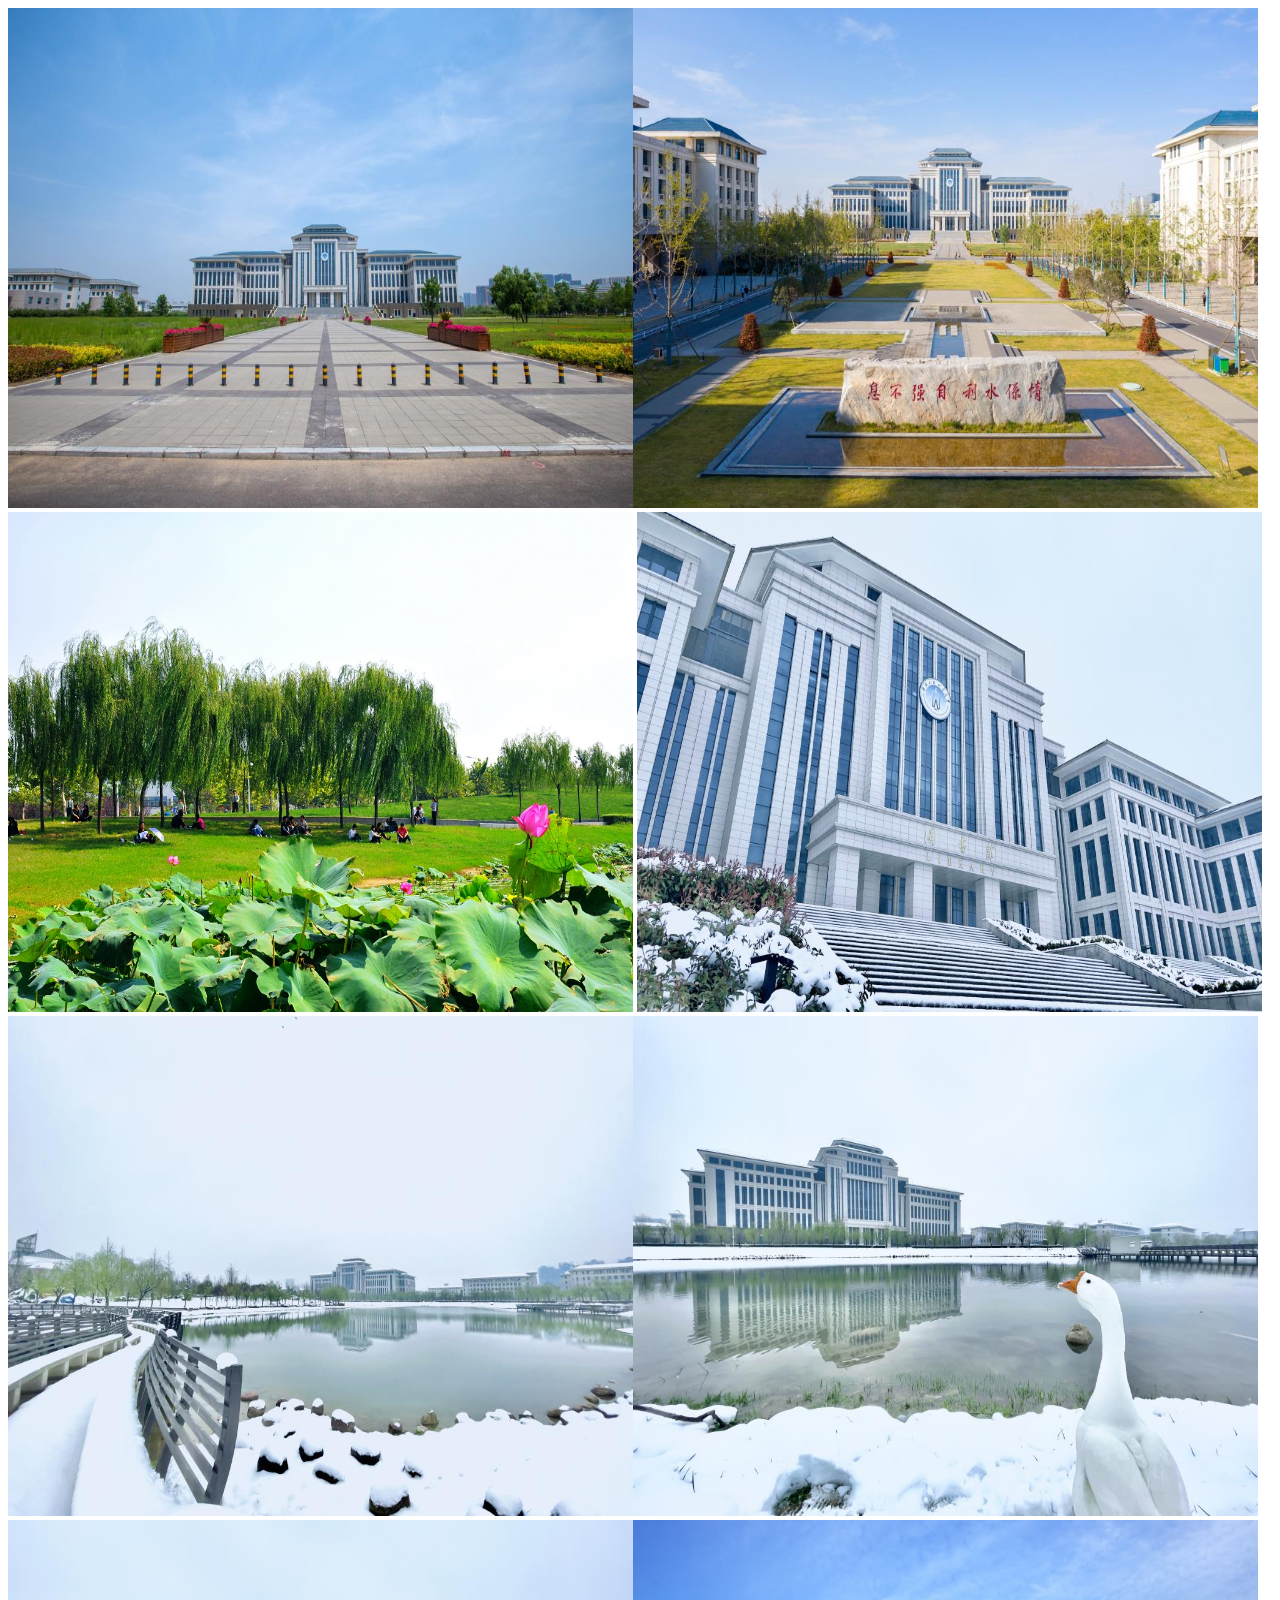
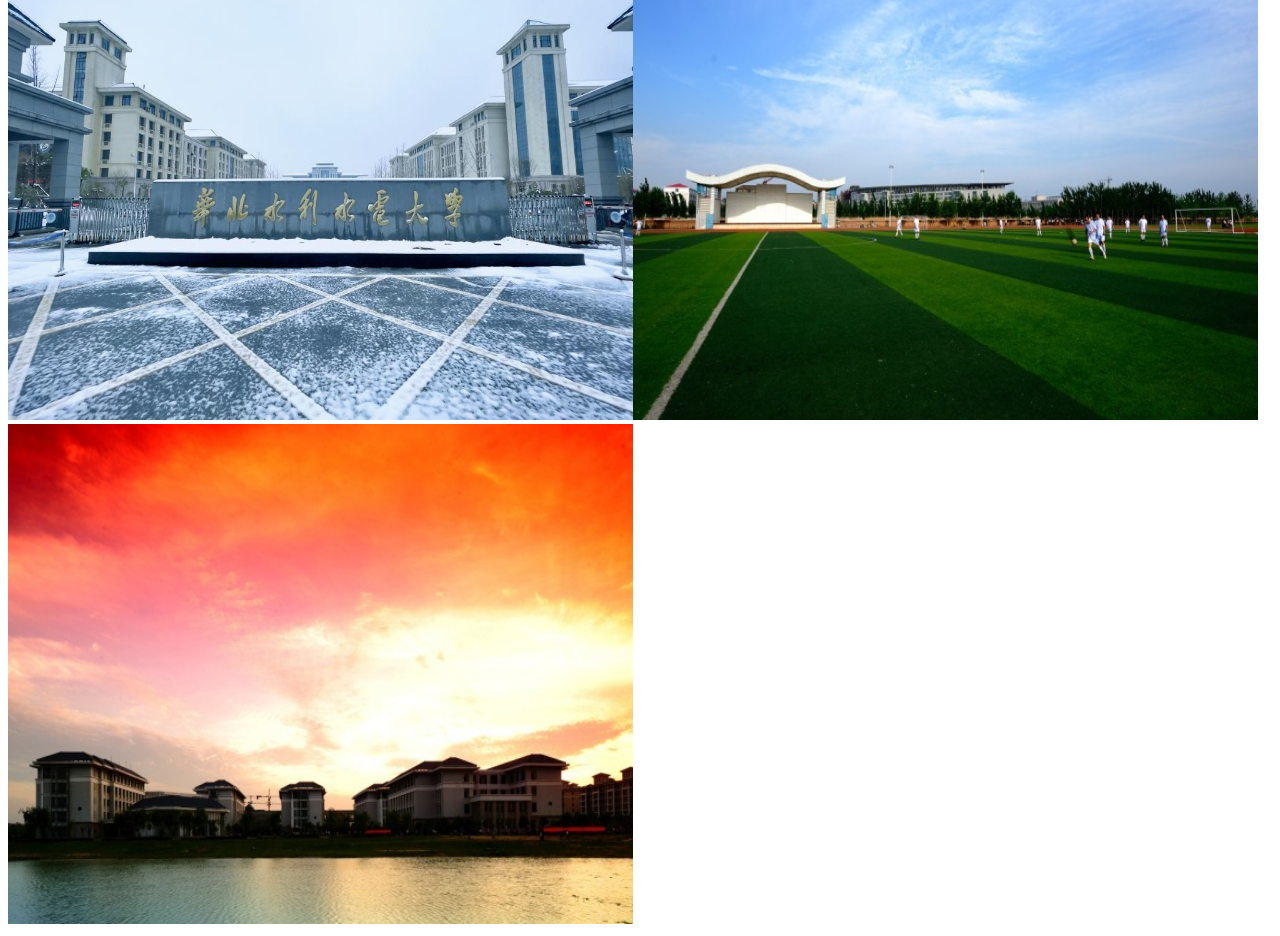
<file: view.html>
<!DOCTYPE html>
<html lang="en">
<head>
    <meta charset="UTF-8">
    <title>校园风光</title>
</head>
<body>
<img src="images/view/1.jpg" alt="" width="625" height="500"><img src="images/view/2.jpg" alt="" width="625" height="500"><img src="images/view/3.jpg" alt="" width="625" height="500">
<img src="images/view/4.jpg" alt="" width="625" height="500"><img src="images/view/5.jpg" alt="" width="625" height="500"><img src="images/view/6.jpg" alt="" width="625" height="500">
<img src="images/view/7.jpg" alt="" width="625" height="500"><img src="images/view/8.jpg" alt="" width="625" height="500"><img src="images/view/9.jpg" alt="" width="625" height="500">
</body>
</html>
</file>
<file: css/index.css>
body{
    background-size: 1920px 970px;
}
</file>
<file: css/first.css>
*{
margin:0;
padding:0;
}
.logo{
    width: 100%;
    float: left;
    background: dodgerblue;
}
.head_link{
	text-align: right;
	background: dodgerblue
}
.nav ul{
list-style-type:none;
margin:0;
padding:0;
overflow:hidden;
}
.nav li{
float:left;
}
.nav li a{
display:block;
background-color:dodgerblue;
color:white;
width:380px;
height: 30px;
text-align:center;
padding:4px 0;
text-decoration:none;
}
.nav li a:hover,a:active{
background-color:red;
}
#main{
width:1903px;
height:503px;
overflow:hidden;
float: left;
}
.pic{
width:1903px;
height:503px;
}
.main2 ul{
    list-style: none;
}
.main3 ul{
    list-style: none;
}
</file>
